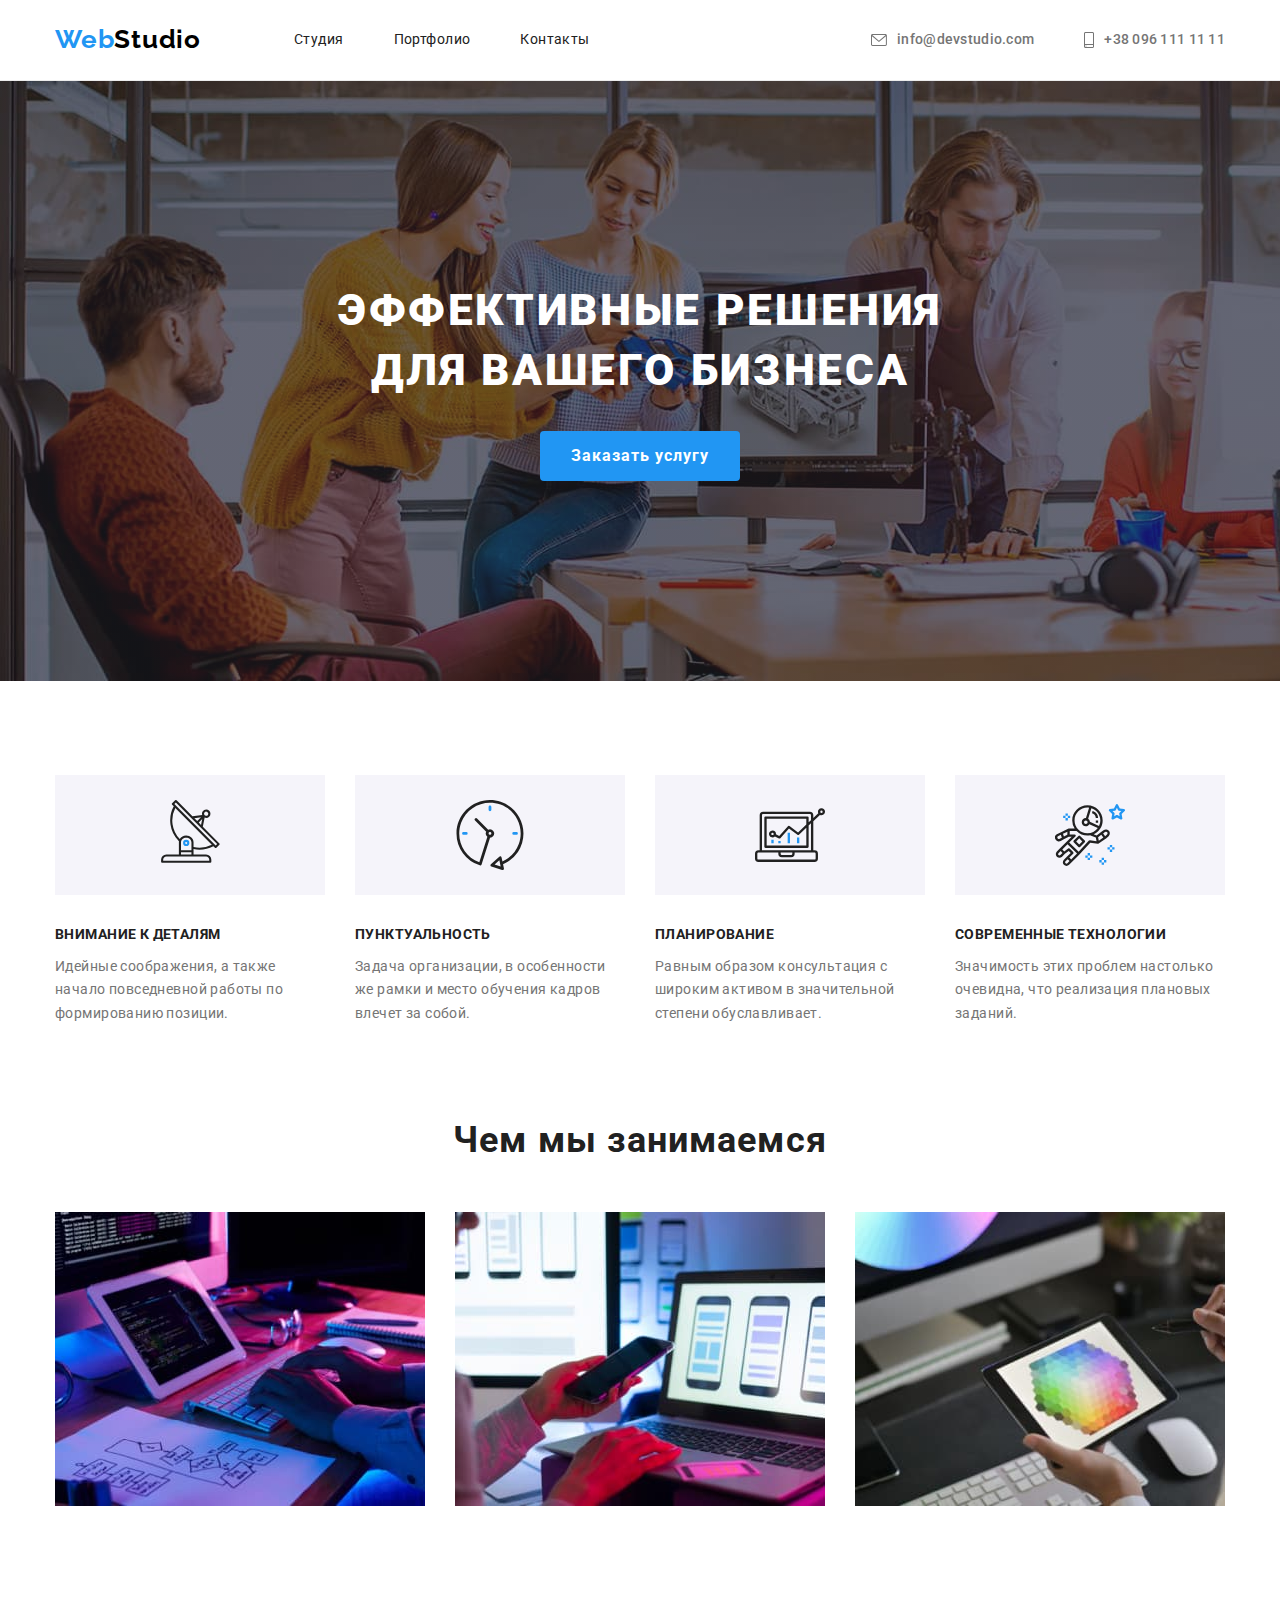
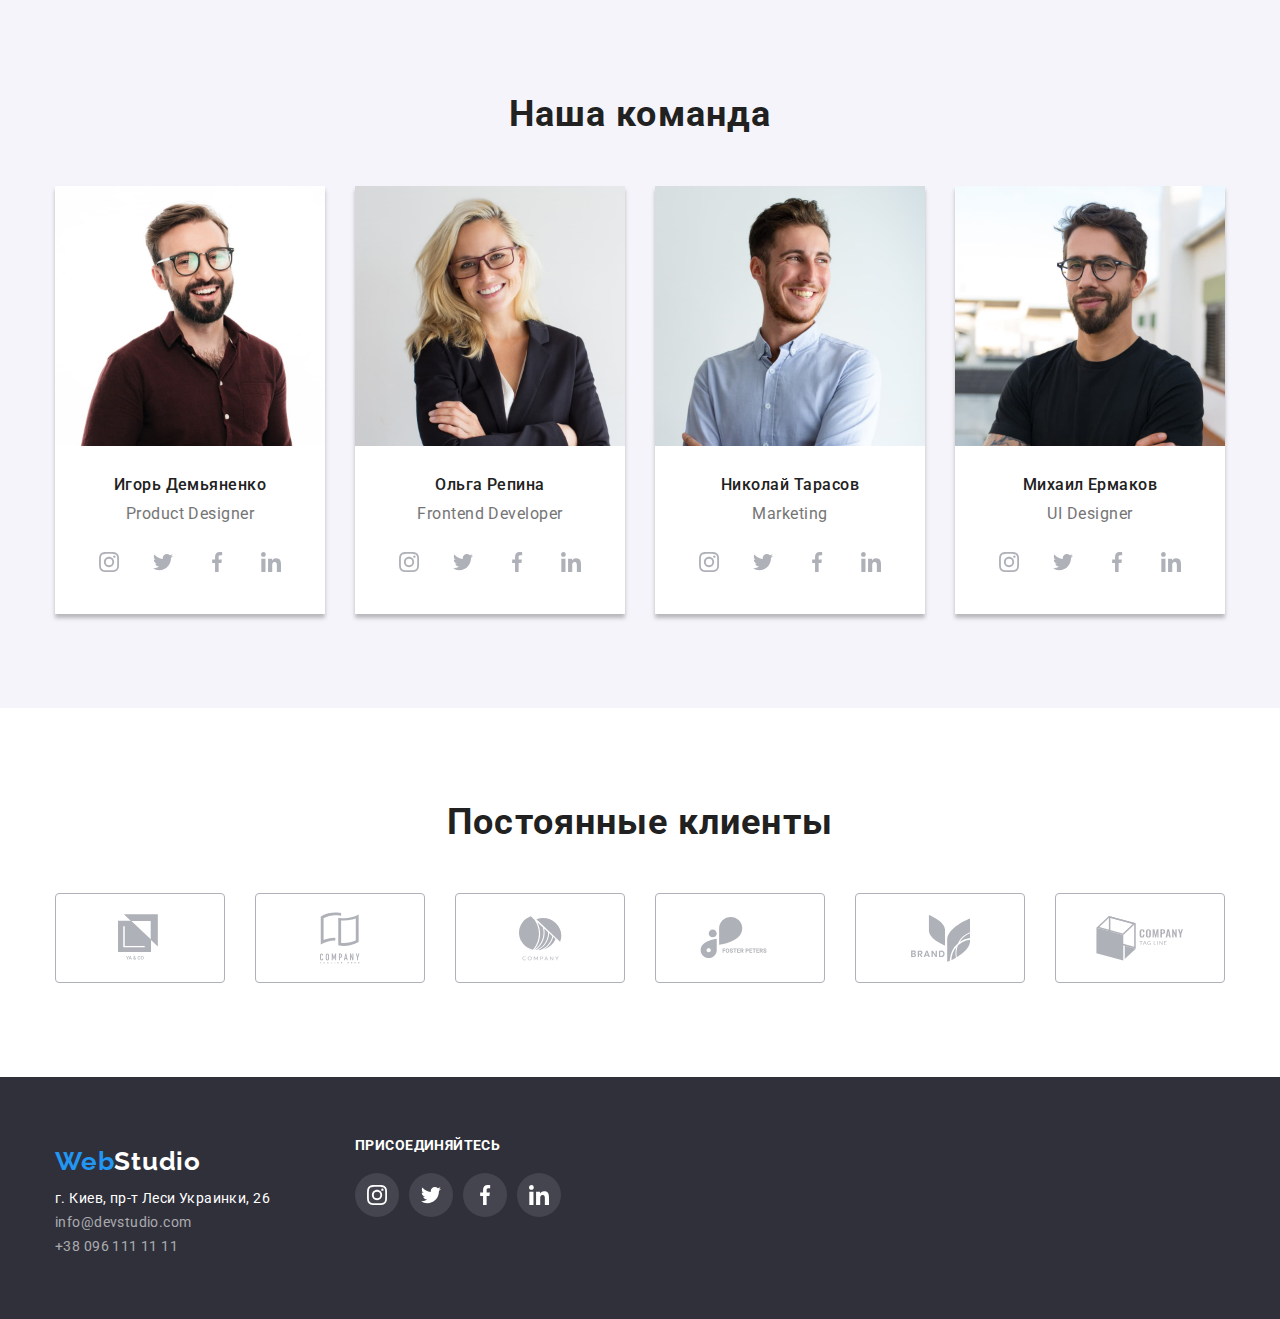
<file: index.html>
<!DOCTYPE html>
<html lang="ru">

<head>
    <meta charset="UTF-8">
    <meta http-equiv="X-UA-Compatible" content="IE=edge">
    <meta name="viewport" content="width=device-width, initial-scale=1.0">
    <title>Document</title>
    <link rel="stylesheet" href="https://cdnjs.cloudflare.com/ajax/libs/modern-normalize/0.2.0/modern-normalize.min.css" />
    <link rel="stylesheet" href="./css/styles.css">
    <link rel="preconnect" href="https://fonts.gstatic.com">
    <link
        href="https://fonts.googleapis.com/css2?family=Oleo+Script&family=Raleway:wght@700&family=Roboto:wght@400;500;700&display=swap"
        rel="stylesheet">
</head>

<body>
    
    <header class="header">
        <div class="container container-header">
        <nav class="main-nav">
            <a class="link" href="./index.html">
                <span class="logo-web">Web</span><span class="logo-studio">Studio</span>
            </a>

            <ul class="list list-nav">
                <li class="item"><a class="link link-header" href="./index.html">Студия</a></li>
                <li class="item"><a class="link link-header" href="./portfolio.html">Портфолио</a></li>
                <li class="item"><a class="link link-header" href="">Контакты</a></li>
            </ul>
        

            <ul class="list list-contacts">
                <li class="item">
                    <a class="link link-header contacts-header" href="info@devstudio.com">
                        <svg class="icon-header icon-envelope">
                            <use href="./images/sprite.svg#icon-envelope"></use>
                        </svg>
                        info@devstudio.com
                    </a>
                </li>
                <li class="item">
                    <a class="link link-header contacts-header" href="tel:+380961111111">
                        <svg class="icon-header icon-smartphone">
                            <use href="./images/sprite.svg#icon-smartphone"></use>
                        </svg>
                        +38 096 111 11 11
                    </a>
                </li>
            </ul>
        </nav>
        </div>
    </header>

    <main>

        <section class="main-title">
            <h1 class="title-text">Эффективные решения<br>для вашего бизнеса</h1>
            <button type="button" class="button-main">Заказать услугу</button>
        </section>
        <section class="section">
        <div class="container">
            <h2 class="visually-hidden">Преимущества</h2>

            <ul class="list advantage-list">
                <li class="advantage-boxes">
                    <svg class="icon-advantage">
                        <use href="./images/sprite.svg#icon-antenna"></use>
                    </svg>
                    <h3 class="title-advantage">Внимание к деталям</h3>
                    <p class="feature">Идейные соображения, а также начало повседневной работы по формированию позиции.</p>
                </li>
                <li class="advantage-boxes">
                    <svg class="icon-advantage">
                        <use href="./images/sprite.svg#icon-clock"></use>
                    </svg>
                    <h3 class="title-advantage">Пунктуальность</h3>
                    <p class="feature">Задача организации, в особенности же рамки и место обучения кадров влечет за собой.</p>
                </li>
                <li class="advantage-boxes">
                    <svg class="icon-advantage">
                        <use href="./images/sprite.svg#icon-diagram"></use>
                    </svg>
                    <h3 class="title-advantage">Планирование</h3>
                    <p class="feature">Равным образом консультация с широким активом в значительной степени обуславливает.</p>
                </li>
                <li class="advantage-boxes">
                    <svg class="icon-advantage">
                        <use href="./images/sprite.svg#icon-astronaut"></use>
                    </svg>
                    <h3 class="title-advantage">Современные технологии</h3>
                    <p class="feature">Значимость этих проблем настолько очевидна, что реализация плановых заданий.</p>
                </li>
            </ul>
        </div>
        </section>
        <section class="section engage-section">
        <div class="container">
            <h2 class="title-section">Чем мы занимаемся</h2>
            <ul class="list engage-list">
                
                <li class="engage-boxes">
                    <a class="link" href="" target="_blank" rel="noopener noreferrer">
                        <img class="img-link" src="./images/dev.jpg" alt="Разработка" width="370">
                    </a>
                </li>

                <li class="engage-boxes">
                    <a class="link" href="" target="_blank" rel="noopener noreferrer">
                        <img class="img-link" src="./images/mobile_dev.jpg" alt="Разработка для мобильных устройств" width="370">
                    </a>
                </li>
                
                <li class="engage-boxes">
                    <a class="link" href="" target="_blank" rel="noopener noreferrer">
                        <img class="img-link" src="./images/design.jpg" alt="Дизайн" width="370">
                    </a>
                </li>
                
            </ul>
        </div>
        </section>
        <section class="team-section section">
            <div class="container">
                <h2 class="title-section">Наша команда</h2>            

                <ul class="list team-list">
                    <li class="team-card">
                        <img src="./images/photo1.jpg" alt="Игорь Демьяненко" width="270">
                        <h3 class="name-title">Игорь Демьяненко</h3>
                        <p class="profession" lang="en">Product Designer</p>
                        <ul class="list social-network">
                            <li class="item-social-network">
                                <a class="link link-social-network" href="" target="_blank" rel="noopener noreferrer">
                                    <svg class="icon-social-network">
                                        <use href="./images/sprite.svg#icon-instagram"></use>
                                    </svg>
                                </a>
                            </li>
                            <li class="item-social-network">
                                <a class="link link-social-network" href="" target="_blank" rel="noopener noreferrer">
                                    <svg class="icon-social-network">
                                        <use href="./images/sprite.svg#icon-twitter"></use>
                                    </svg>
                                </a>
                            </li>
                            <li class="item-social-network">
                                <a class="link link-social-network" href="" target="_blank" rel="noopener noreferrer">
                                    <svg class="icon-social-network">
                                        <use href="./images/sprite.svg#icon-facebook"></use>
                                    </svg>
                                </a>
                            </li>
                            <li class="item-social-network">
                                <a class="link link-social-network" href="" target="_blank" rel="noopener noreferrer">
                                    <svg class="icon-social-network">
                                        <use href="./images/sprite.svg#icon-linkedin"></use>
                                    </svg>
                                </a>
                            </li>
                        </ul>
                    </li>

                    <li class="team-card">
                        <img src="./images/photo2.jpg" alt="Ольга Репина" width="270">
                        <h3 class="name-title">Ольга Репина</h3>
                        <p class="profession" lang="en">Frontend Developer</p>
                        <ul class="list social-network">
                            <li class="item-social-network">
                                <a class="link link-social-network" href="" target="_blank" rel="noopener noreferrer">
                                    <svg class="icon-social-network">
                                        <use href="./images/sprite.svg#icon-instagram"></use>
                                    </svg>
                                </a>
                            </li>
                            <li class="item-social-network">
                                <a class="link link-social-network" href="" target="_blank" rel="noopener noreferrer">
                                    <svg class="icon-social-network">
                                        <use href="./images/sprite.svg#icon-twitter"></use>
                                    </svg>
                                </a>
                            </li>
                            <li class="item-social-network">
                                <a class="link link-social-network" href="" target="_blank" rel="noopener noreferrer">
                                    <svg class="icon-social-network">
                                        <use href="./images/sprite.svg#icon-facebook"></use>
                                    </svg>
                                </a>
                            </li>
                            <li class="item-social-network">
                                <a class="link link-social-network" href="" target="_blank" rel="noopener noreferrer">
                                    <svg class="icon-social-network">
                                        <use href="./images/sprite.svg#icon-linkedin"></use>
                                    </svg>
                                </a>
                            </li>
                        </ul>
                    </li>

                    <li class="team-card">
                        <img src="./images/photo3.jpg" alt="Николай Тарасов" width="270">
                        <h3 class="name-title">Николай Тарасов</h3>
                        <p class="profession" lang="en">Marketing</p>
                        <ul class="list social-network">
                            <li class="item-social-network">
                                <a class="link link-social-network" href="" target="_blank" rel="noopener noreferrer">
                                    <svg class="icon-social-network">
                                        <use href="./images/sprite.svg#icon-instagram"></use>
                                    </svg>
                                </a>
                            </li>
                            <li class="item-social-network">
                                <a class="link link-social-network" href="" target="_blank" rel="noopener noreferrer">
                                    <svg class="icon-social-network">
                                        <use href="./images/sprite.svg#icon-twitter"></use>
                                    </svg>
                                </a>
                            </li>
                            <li class="item-social-network">
                                <a class="link link-social-network" href="" target="_blank" rel="noopener noreferrer">
                                    <svg class="icon-social-network">
                                        <use href="./images/sprite.svg#icon-facebook"></use>
                                    </svg>
                                </a>
                            </li>
                            <li class="item-social-network">
                                <a class="link link-social-network" href="" target="_blank" rel="noopener noreferrer">
                                    <svg class="icon-social-network">
                                        <use href="./images/sprite.svg#icon-linkedin"></use>
                                    </svg>
                                </a>
                            </li>
                        </ul>
                    </li>

                    <li class="team-card">
                        <img src="./images/photo4.jpg" alt="Михаил Ермаков" width="270">
                        <h3 class="name-title">Михаил Ермаков</h3>
                        <p class="profession" lang="en">UI Designer</p>
                        <ul class="list social-network">
                            <li class="item-social-network">
                                <a class="link link-social-network" href="" target="_blank" rel="noopener noreferrer">
                                    <svg class="icon-social-network">
                                        <use href="./images/sprite.svg#icon-instagram"></use>
                                    </svg>
                                </a>
                            </li>
                            <li class="item-social-network">
                                <a class="link link-social-network" href="" target="_blank" rel="noopener noreferrer">
                                    <svg class="icon-social-network">
                                        <use href="./images/sprite.svg#icon-twitter"></use>
                                    </svg>
                                </a>
                            </li>
                            <li class="item-social-network">
                                <a class="link link-social-network" href="" target="_blank" rel="noopener noreferrer">
                                    <svg class="icon-social-network">
                                        <use href="./images/sprite.svg#icon-facebook"></use>
                                    </svg>
                                </a>
                            </li>
                            <li class="item-social-network">
                                <a class="link link-social-network" href="" target="_blank" rel="noopener noreferrer">
                                    <svg class="icon-social-network">
                                        <use href="./images/sprite.svg#icon-linkedin"></use>
                                    </svg>
                                </a>
                            </li>
                        </ul>
                    </li>
                </ul>
            </div>
        </section>
        <section class="clients-section section">
            <div class="container">
                <h2 class="title-section">Постоянные клиенты</h2>
                <ul class="list list-clients">
                    <li class="item-clients-list">
                        <a class="link link-clients" href="" target="_blank" rel="noopener noreferrer">
                            <svg class="logo-client" height="49px" width="44px">
                                <use href="./images/sprite.svg#icon-logo-1"></use>
                            </svg>
                        </a>
                    </li>
                    <li class="item-clients-list">
                        <a class="link link-clients" href="" target="_blank" rel="noopener noreferrer">
                            <svg class="logo-client" height="52px" width="40px">
                                <use href="./images/sprite.svg#icon-logo-2"></use>
                            </svg>
                        </a>
                    </li>
                    <li class="item-clients-list">
                        <a class="link link-clients" href="" target="_blank" rel="noopener noreferrer">
                            <svg class="logo-client" height="47px" width="43px">
                                <use href="./images/sprite.svg#icon-logo-3"></use>
                            </svg>
                        </a>
                    </li>
                    <li class="item-clients-list">
                        <a class="link link-clients" href="" target="_blank" rel="noopener noreferrer">
                            <svg class="logo-client" height="42px" width="80px">
                                <use href="./images/sprite.svg#icon-logo-4"></use>
                            </svg>
                        </a>
                    </li>
                    <li class="item-clients-list">
                        <a class="link link-clients" href="" target="_blank" rel="noopener noreferrer">
                            <svg class="logo-client" height="47px" width="59px">
                                <use href="./images/sprite.svg#icon-logo-5"></use>
                            </svg>
                        </a>
                    </li>
                    <li class="item-clients-list">
                        <a class="link link-clients" href="" target="_blank" rel="noopener noreferrer">
                            <svg class="logo-client" height="45px" width="88px">
                                <use href="./images/sprite.svg#icon-logo-6"></use>
                            </svg>
                        </a>
                    </li>
                </ul>
            </div>
        </section>
    </main>

    <footer class="footer">
        <div class="container footer-section">
            <div class="footer-section-1">
                <a class="link logo-footer" href="./index.html">
                    <span class="logo-web">Web</span><span class="logo-studio-footer">Studio</span>
                </a>
            
                <address class="address">
                    <p>г. Киев, пр-т Леси Украинки, 26</p>
                    <ul class="list">
                        <li><a class="link contacts-footer" href="info@devstudio.com">info@devstudio.com</a></li>
                        <li><a class="link contacts-footer" href="tel:+380961111111">+38 096 111 11 11</a></li>
                    </ul>
                </address>
            </div>
            <div class="footer-section-1">
                <h3 class="title-footer-section">Присоединяйтесь</h3>
                <ul class="list social-network social-network-footer">
                    <li class="item-social-network">
                        <a class="link link-social-network link-social-network-footer" href="" target="_blank" rel="noopener noreferrer">
                            <svg class="icon-social-network icon-social-network-footer">
                                <use href="./images/sprite.svg#icon-instagram"></use>
                            </svg>
                        </a>
                    </li>
                    <li class="item-social-network">
                        <a class="link link-social-network link-social-network-footer" href="" target="_blank" rel="noopener noreferrer">
                            <svg class="icon-social-network icon-social-network-footer">
                                <use href="./images/sprite.svg#icon-twitter"></use>
                            </svg>
                        </a>
                    </li>
                    <li class="item-social-network">
                        <a class="link link-social-network link-social-network-footer" href="" target="_blank" rel="noopener noreferrer">
                            <svg class="icon-social-network icon-social-network-footer">
                                <use href="./images/sprite.svg#icon-facebook"></use>
                            </svg>
                        </a>
                    </li>
                    <li class="item-social-network">
                        <a class="link link-social-network link-social-network-footer" href="" target="_blank" rel="noopener noreferrer">
                            <svg class="icon-social-network icon-social-network-footer">
                                <use href="./images/sprite.svg#icon-linkedin"></use>
                            </svg>
                        </a>
                    </li>
                </ul>
            </div>
        </div>
    </footer>
</body>
</html>
</file>
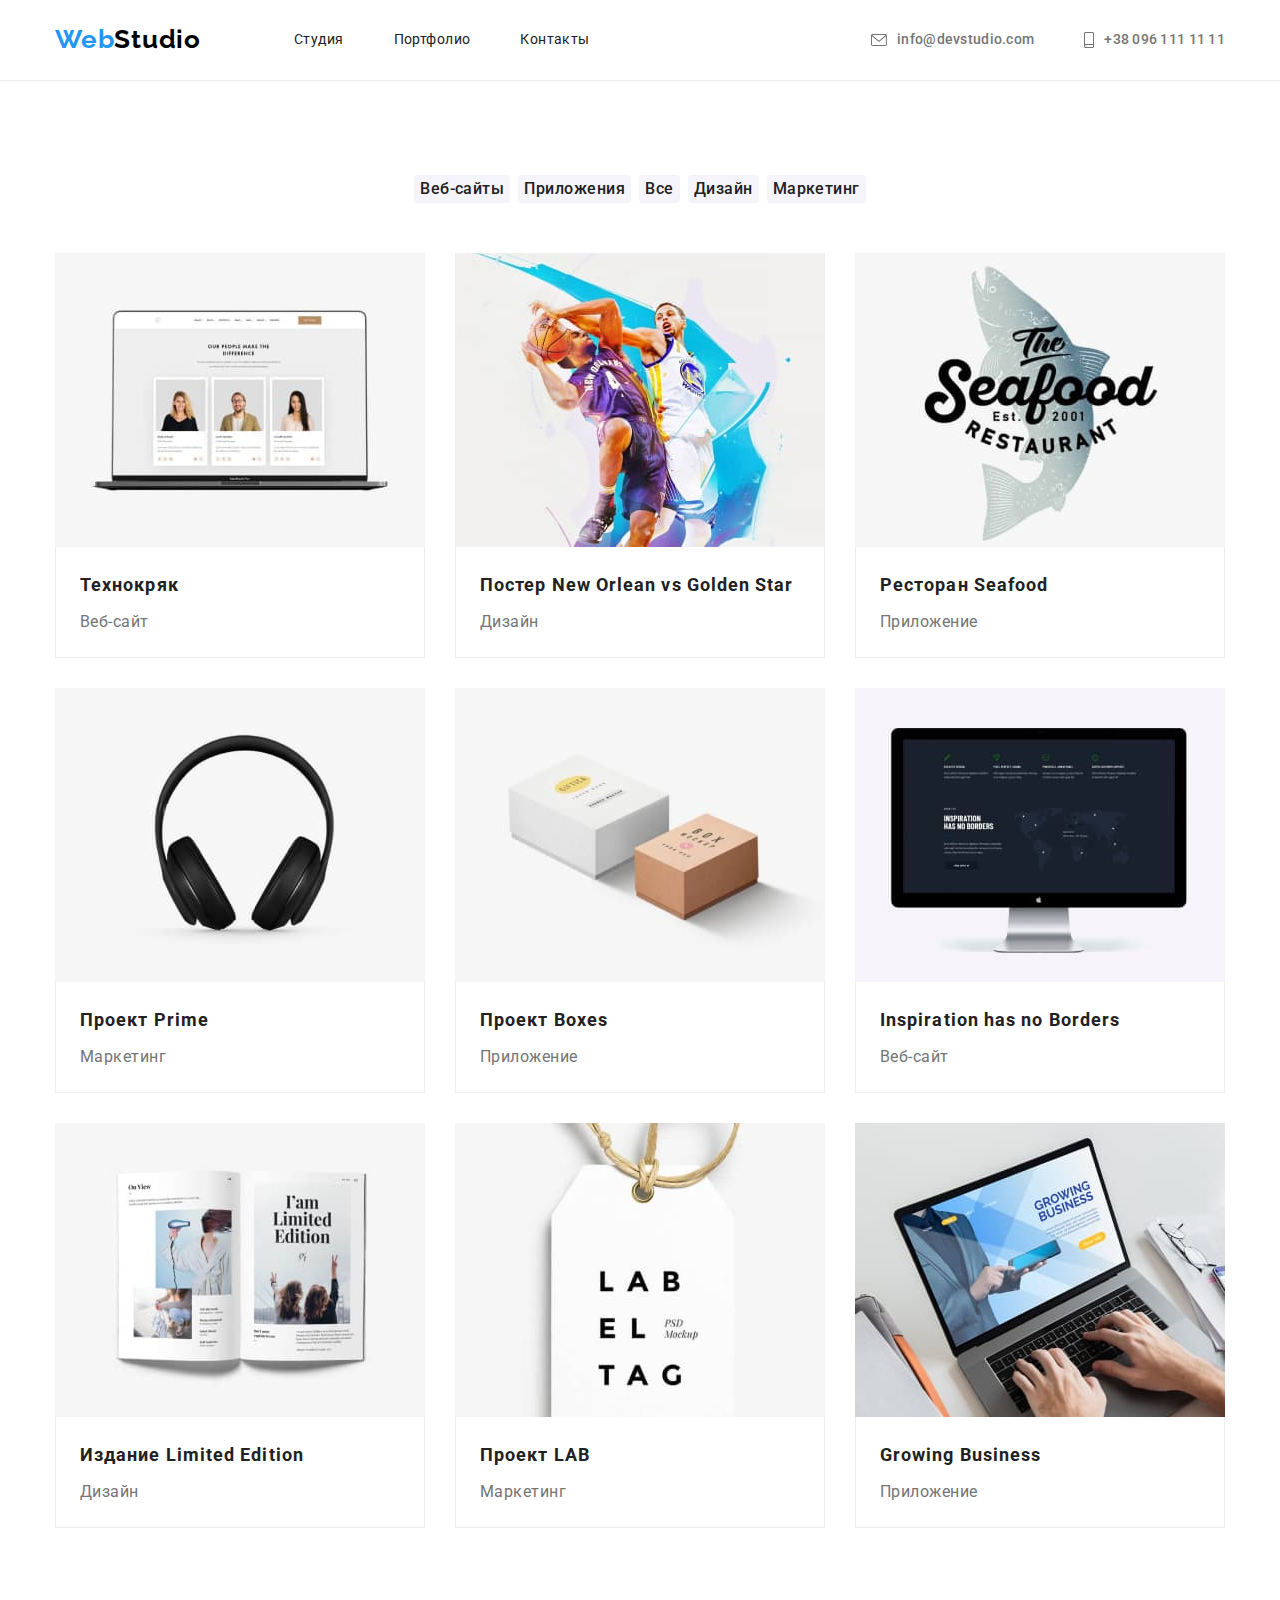
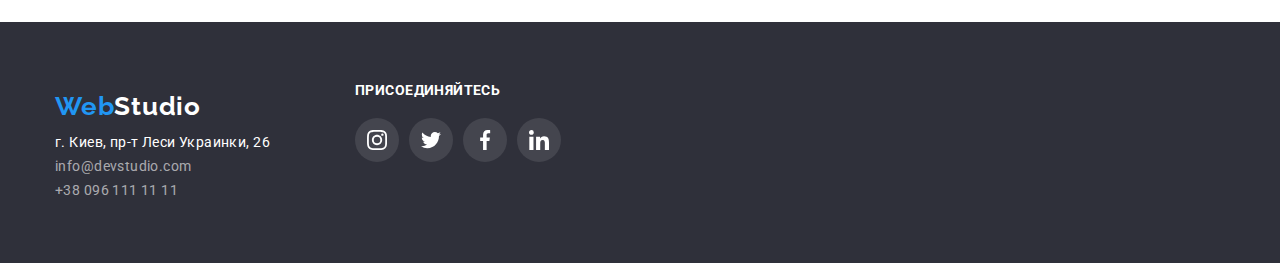
<file: portfolio.html>
<!DOCTYPE html>
<html lang="ru">

<head>
    <meta charset="UTF-8">
    <meta http-equiv="X-UA-Compatible" content="IE=edge">
    <meta name="viewport" content="width=device-width, initial-scale=1.0">
    <title>Document</title>
    <link rel="stylesheet" href="https://cdnjs.cloudflare.com/ajax/libs/modern-normalize/0.2.0/modern-normalize.min.css" />
    <link rel="stylesheet" href="./css/styles.css">
    <link rel="preconnect" href="https://fonts.gstatic.com">
    <link
        href="https://fonts.googleapis.com/css2?family=Oleo+Script&family=Raleway:wght@700&family=Roboto:wght@400;500;700&display=swap"
        rel="stylesheet">
</head>

<body>
    <header class="header">
        <div class="container container-header">
            <nav class="main-nav">
                <a class="link" href="./index.html">
                    <span class="logo-web">Web</span><span class="logo-studio">Studio</span>
                </a>
    
                <ul class="list list-nav">
                    <li class="item"><a class="link link-header" href="./index.html">Студия</a></li>
                    <li class="item"><a class="link link-header" href="./portfolio.html">Портфолио</a></li>
                    <li class="item"><a class="link link-header" href="">Контакты</a></li>
                </ul>
    
    
                <ul class="list list-contacts">
                    <li class="item">
                        <a class="link link-header contacts-header" href="info@devstudio.com">
                            <svg class="icon-header icon-envelope">
                                <use href="./images/sprite.svg#icon-envelope"></use>
                            </svg>
                            info@devstudio.com
                        </a>
                    </li>
                    <li class="item">
                        <a class="link link-header contacts-header" href="tel:+380961111111">
                            <svg class="icon-header icon-smartphone">
                                <use href="./images/sprite.svg#icon-smartphone"></use>
                            </svg>
                            +38 096 111 11 11
                        </a>
                    </li>
                </ul>
            </nav>
        </div>
    </header>


    <main>
        <h1 class="visually-hidden">Портфолио</h1>
        <section class="section">
            <h2 class="visually-hidden">Фильтр</h2>
            <div class="container">
                <ul class="list list-filter">
                    <li class="filter-boxes"><button type="button" class="link-button button-portfolio">Веб-сайты</button></li>
                    <li class="filter-boxes"><button type="button" class="link-button button-portfolio">Приложения</button></li>
                    <li class="filter-boxes"><button type="button" class="link-button button-portfolio">Все</button></li>
                    <li class="filter-boxes"><button type="button" class="link-button button-portfolio">Дизайн</button></li>
                    <li class="filter-boxes"><button type="button" class="link-button button-portfolio">Маркетинг</button></li>
                </ul>
                <h2 class="visually-hidden">Возможности</h2>
                <ul class="list list-portfolio">
                    <li class="portfolio-card">
                        <a class="link link-card-portfolio" href="" target="_blank" rel="noopener noreferrer">
                            <img src="./images/portfolio/techno.jpg" alt="Технокряк" width="370">
                            <div class="portfolio-card-border">
                                <h3 class="portfolio-card-title">Технокряк</h3>
                                <p class="portfolio-card-description">Веб-сайт</p>
                            </div>
                        </a>
                    </li>
                    <li class="portfolio-card">
                        <a class="link link-card-portfolio" href="" target="_blank" rel="noopener noreferrer">
                            <img src="./images/portfolio/poster.jpg" alt="Постер" width="370">
                            <div class="portfolio-card-border">
                                <h3 class="portfolio-card-title">Постер New Orlean vs Golden Star</h3>
                                <p class="portfolio-card-description">Дизайн</p>
                            </div>
                        </a>
                    </li>
                    <li class="portfolio-card">
                        <a class="link link-card-portfolio" href="" target="_blank" rel="noopener noreferrer">
                            <img src="./images/portfolio/restaurant.jpg" alt="Ресторан" width="370">
                            <div class="portfolio-card-border">
                                <h3 class="portfolio-card-title">Ресторан Seafood</h3>
                                <p class="portfolio-card-description">Приложение</p>
                            </div>  
                        </a>
                    </li>
                    <li class="portfolio-card">
                        <a class="link link-card-portfolio" href="" target="_blank" rel="noopener noreferrer">
                            <img src="./images/portfolio/prime.jpg" alt="Проект" width="370">
                            <div class="portfolio-card-border">
                                <h3 class="portfolio-card-title">Проект Prime</h3>
                                <p class="portfolio-card-description">Маркетинг</p>
                            </div>
                        </a>
                    </li>
                    <li class="portfolio-card">
                        <a class="link link-card-portfolio" href="" target="_blank" rel="noopener noreferrer">
                            <img src="./images/portfolio/boxes.jpg" alt="Проект" width="370">
                            <div class="portfolio-card-border">
                                <h3 class="portfolio-card-title">Проект Boxes</h3>
                                <p class="portfolio-card-description">Приложение</p>
                            </div>
                        </a>
                    </li>
                    <li class="portfolio-card">
                        <a class="link link-card-portfolio" href="" target="_blank" rel="noopener noreferrer">
                            <img src="./images/portfolio/inspiration.jpg" alt="Веб-сайт" width="370">
                            <div class="portfolio-card-border">
                                <h3 class="portfolio-card-title">Inspiration has no Borders</h3>
                                <p class="portfolio-card-description">Веб-сайт</p>
                            </div>
                        </a>
                    </li>
                    <li class="portfolio-card">
                        <a class="link link-card-portfolio" href="" target="_blank" rel="noopener noreferrer">
                            <img src="./images/portfolio/limited.jpg" alt="Издание" width="370">
                            <div class="portfolio-card-border">
                                <h3 class="portfolio-card-title">Издание Limited Edition</h3>
                                <p class="portfolio-card-description">Дизайн</p>
                            </div>
                        </a>
                    </li>
                    <li class="portfolio-card">
                        <a class="link link-card-portfolio" href="" target="_blank" rel="noopener noreferrer">
                            <img src="./images/portfolio/lab.jpg" alt="Проект" width="370">
                            <div class="portfolio-card-border">
                                <h3 class="portfolio-card-title">Проект LAB</h3>
                                <p class="portfolio-card-description">Маркетинг</p>
                            </div>
                        </a>
                    </li>
                    <li class="portfolio-card">
                        <a class="link link-card-portfolio" href="" target="_blank" rel="noopener noreferrer">
                            <img src="./images/portfolio/growing.jpg" alt="Перспективный бизнес" width="370">
                            <div class="portfolio-card-border">
                                <h3 class="portfolio-card-title">Growing Business</h3>
                                <p class="portfolio-card-description">Приложение</p>
                            </div>
                        </a>
                    </li>
                </ul>
            </div>  
        </section>
    </main>

    <footer class="footer">
        <div class="container footer-section">
            <div class="footer-section-1">
                <a class="link logo-footer" href="./index.html">
                    <span class="logo-web">Web</span><span class="logo-studio-footer">Studio</span>
                </a>
    
                <address class="address">
                    <p>г. Киев, пр-т Леси Украинки, 26</p>
                    <ul class="list">
                        <li><a class="link contacts-footer" href="info@devstudio.com">info@devstudio.com</a></li>
                        <li><a class="link contacts-footer" href="tel:+380961111111">+38 096 111 11 11</a></li>
                    </ul>
                </address>
            </div>
            <div class="footer-section-1">
                <h3 class="title-footer-section">Присоединяйтесь</h3>
                <ul class="list social-network social-network-footer">
                    <li class="item-social-network">
                        <a class="link link-social-network link-social-network-footer" href="" target="_blank"
                            rel="noopener noreferrer">
                            <svg class="icon-social-network icon-social-network-footer">
                                <use href="./images/sprite.svg#icon-instagram"></use>
                            </svg>
                        </a>
                    </li>
                    <li class="item-social-network">
                        <a class="link link-social-network link-social-network-footer" href="" target="_blank"
                            rel="noopener noreferrer">
                            <svg class="icon-social-network icon-social-network-footer">
                                <use href="./images/sprite.svg#icon-twitter"></use>
                            </svg>
                        </a>
                    </li>
                    <li class="item-social-network">
                        <a class="link link-social-network link-social-network-footer" href="" target="_blank"
                            rel="noopener noreferrer">
                            <svg class="icon-social-network icon-social-network-footer">
                                <use href="./images/sprite.svg#icon-facebook"></use>
                            </svg>
                        </a>
                    </li>
                    <li class="item-social-network">
                        <a class="link link-social-network link-social-network-footer" href="" target="_blank"
                            rel="noopener noreferrer">
                            <svg class="icon-social-network icon-social-network-footer">
                                <use href="./images/sprite.svg#icon-linkedin"></use>
                            </svg>
                        </a>
                    </li>
                </ul>
            </div>
        </div>
    </footer>
</body>

</html>
</file>
<file: css/styles.css>
:root {
  --main-text-color: #212121;
  --second-text-color: #757575;
  --dark-bg-text-color: #ffffff;
  --accent-color: #2196f3;
  --dark-bg-color: #2f303a;
  --second-bg-color: #f5f4fa;
  --title-font: "Roboto", sans-serif;
}
body {
  font-family: Roboto;
  font-style: normal;
  font-weight: normal;
  font-size: 14px;
  line-height: 1.71;
  letter-spacing: 0.03em;
  color: var(--main-text-color);
  background-color: #ffffff;
}
.visually-hidden {
  position: absolute !important;
  clip: rect(1px 1px 1px 1px);
  clip: rect(1px, 1px, 1px, 1px);
  padding: 0 !important;
  border: 0 !important;
  height: 1px !important;
  width: 1px !important;
  overflow: hidden;
}
h1,
h2,
h3,
h4,
h5,
h6,
p,
ul {
  margin-top: 0;
  margin-bottom: 0;
}
*,
*::before,
*::after {
  box-sizing: border-box;
}
.container {
  width: 1200px;
  padding-left: 15px;
  padding-right: 15px;
  margin-left: auto;
  margin-right: auto;
}
.container-header {
  margin-top: 0px;
}
.section {
  padding: 94px 0px;
}
.footer-section {
  display: flex;
  padding-bottom: 60px;
  padding-top: 60px;
}
.engage-section {
  padding-top: 0px;
}
.link {
  text-decoration: none;
  color: inherit;
}

address {
  font-style: normal;
}

.list {
  list-style: none;
  padding-left: 0px;
}

.link-button:hover,
.link-button:focus {
  background-color: var(--accent-color);
  color: #ffffff;
  box-shadow: 0px 4px 4px rgba(0, 0, 0, 0.25);
}

.button-main {
  font-weight: bold;
  font-size: 16px;
  line-height: 1.87;
  display: flex;
  align-items: center;
  justify-content: center;
  letter-spacing: 0.06em;
  color: #ffffff;
  background-color: var(--accent-color);
  cursor: pointer;
  border: 0px;
  border-radius: 4px;
  width: 200px;
  height: 50px;
}

.button-portfolio {
  font-weight: 500;
  font-size: 16px;
  line-height: 1.62;
  text-align: center;
  letter-spacing: 0.03em;
  color: var(--main-text-color);
  background-color: var(--second-bg-color);
  cursor: pointer;
  border: 0px;
  border-radius: 4px;
}
.header {
  border-bottom: 1px solid #ececec;
}
.link-header:hover,
.link-header:focus {
  color: var(--accent-color);
}

.link-header:hover .icon-header,
.link-header:focus .icon-header {
  fill: var(--accent-color);
}
.main-nav {
  display: flex;
  align-items: center;
}
.list-nav {
  display: flex;
  margin-left: 93px;
}

.item:not(:last-child) {
  margin-right: 50px;
}
.list > .list-nav {
  font-weight: 500;
  font-size: 14px;
  line-height: 1.14;
  letter-spacing: 0.02em;
  color: var(--main-text-color);
}
.item > .link-header {
  display: flex;
  padding-top: 28px;
  padding-bottom: 28px;
}
.list-contacts {
  display: flex;
  margin-left: auto;
}

.main-title {
  display: flex;
  flex-direction: column;
  align-items: center;
  justify-content: center;
  background-color: var(--dark-bg-color);
  height: 600px;
  max-width: 1600px;
  margin-left: auto;
  margin-right: auto;
  background-image: linear-gradient(
      to right,
      rgba(47, 48, 58, 0.4),
      rgba(47, 48, 58, 0.4)
    ),
    url("../images/people.jpg");
  background-size: cover;
  background-repeat: no-repeat;
}

.title-text {
  font-weight: 900;
  font-size: 44px;
  line-height: 1.36;
  text-align: center;
  letter-spacing: 0.06em;
  text-transform: uppercase;
  color: #ffffff;
  margin-bottom: 30px;
}
.advantage-list {
  display: flex;
}
.advantage-boxes {
  flex-basis: calc((100% - 30px * 3) / 4);
}
.advantage-boxes:not(:first-child) {
  margin-left: 30px;
}
.title-advantage {
  display: flex;
  font-weight: bold;
  font-size: 14px;
  line-height: 1.4;
  letter-spacing: 0.03em;
  text-transform: uppercase;
  margin-bottom: 10px;
}
.feature {
  font-size: 14px;
  line-height: 1.71;
  letter-spacing: 0.03em;
  color: var(--second-text-color);
}
.icon-advantage {
  display: block;
  margin-bottom: 30px;
  background-color: var(--second-bg-color);
  height: 120px;
  width: 270px;
  background-repeat: no-repeat;
  background-position: center;
  padding: 25px 100px;
}
.engage-list {
  display: flex;
}
.img-link {
  display: block;
  max-width: 100%;
  height: auto;
}
.engage-boxes {
  flex-basis: calc((100% - 30px * 2) / 3);
}
.engage-boxes:not(:first-child) {
  margin-left: 30px;
}
.title-section {
  font-weight: bold;
  font-size: 36px;
  line-height: 1.16;
  text-align: center;
  letter-spacing: 0.03em;
  margin-bottom: 50px;
}
.team-list {
  display: flex;
}
.team-card {
  background-color: #ffffff;
  line-height: 0px;
  box-shadow: 0px 4px 4px rgba(0, 0, 0, 0.25);
  flex-basis: calc((100% - 30px * 3) / 4);
}
.team-card:not(:first-child) {
  margin-left: 30px;
}

.team-section {
  background-color: var(--second-bg-color);
}
.name-title {
  font-weight: 500;
  font-size: 16px;
  line-height: 1.18;
  letter-spacing: 0.03em;
  text-align: center;
  margin-top: 30px;
}
.profession {
  font-size: 16px;
  line-height: 1.18;
  letter-spacing: 0.03em;
  text-align: center;
  color: var(--second-text-color);
}
.name-title + .profession {
  margin-top: 10px;
}

.social-network {
  display: inline-flex;
  margin: 16px 31.5px 30px 31.5px;
}
.link-social-network {
  display: flex;
  align-items: center;
  justify-content: center;
  height: 44px;
  width: 44px;
  border-radius: 50%;
}
.item-social-network + .item-social-network {
  margin-left: 10px;
}
.icon-social-network {
  height: 20px;
  width: 20px;
  fill: #afb1b8;
}
.link-social-network:hover,
.link-social-network:focus {
  background-color: var(--accent-color);
}
.link-social-network:hover .icon-social-network,
.link-social-network:focus .icon-social-network {
  fill: #ffffff;
}
.list-clients {
  display: inline-flex;
}
.link-clients {
  display: flex;
  align-items: center;
  justify-content: center;
  height: 90px;
  width: 170px;
  color: #afb1b8;
  border: 1px solid;
  border-radius: 4px;
}
.item-clients-list + .item-clients-list:not(:first-child) {
  margin-left: 30px;
}
.logo-client {
  fill: #afb1b8;
}
.link-clients:hover,
.link-clients:focus {
  border-color: var(--accent-color);
}
.link-clients:hover .logo-client,
.link-clients:focus .logo-client {
  fill: var(--accent-color);
}
.footer {
  background-color: var(--dark-bg-color);
}
.contacts-header {
  display: inline-flex;
  align-items: center;
  font-weight: 500;
  font-size: 14px;
  line-height: 1.4;
  letter-spacing: 0.02em;
  color: var(--second-text-color);
}
.contacts-header > .icon-smartphone {
  width: 10px;
  height: 16px;
  margin-right: 10px;
  background-size: contain;
  fill: var(--second-text-color);
}
.contacts-header > .icon-envelope {
  width: 16px;
  height: 12px;
  margin-right: 10px;
  background-size: contain;
  fill: var(--second-text-color);
}
.address {
  color: var(--dark-bg-text-color);
  font-size: 14px;
  line-height: 1.71;
  letter-spacing: 0.03em;
  display: flex;
  flex-direction: column;
}
.contacts-footer {
  color: rgba(255, 255, 255, 0.6);
  margin-top: 9px;
}
.logo-footer {
  line-height: 1.9;
  margin-bottom: 20px;
}
.logo-web {
  font-family: Raleway;
  font-style: normal;
  font-weight: bold;
  font-size: 26px;
  line-height: 1.9;
  letter-spacing: 0.03em;
  color: var(--accent-color);
}
.logo-studio {
  font-family: Raleway;
  font-style: normal;
  font-weight: bold;
  font-size: 26px;
  line-height: 1.9;
  letter-spacing: 0.03em;
  color: #000000;
}
.logo-studio-footer {
  font-family: Raleway;
  font-style: normal;
  font-weight: bold;
  font-size: 26px;
  line-height: 1.9;
  letter-spacing: 0.03em;
  color: #ffffff;
}

.title-footer-section {
  font-weight: bold;
  font-size: 14px;
  line-height: 16px;
  letter-spacing: 0.03em;
  text-transform: uppercase;
  color: #ffffff;
}
.social-network-footer {
  margin: 20px 0 0 0;
}
.link-social-network-footer {
  background: rgba(255, 255, 255, 0.1);
}
.icon-social-network-footer {
  fill: #ffffff;
}
.footer-section-1 {
  flex-basis: calc((50% - 45px) / 2);
}
.footer-section-1:not(:first-child) {
  margin-left: 30px;
}
.list-filter {
  display: flex;
  justify-content: center;
  margin-bottom: 50px;
}
.list-filter > .filter-boxes:not(:first-child) {
  margin-left: 8px;
}
.list-portfolio {
  display: flex;
  flex-wrap: wrap;
  margin-left: -30px;
  margin-top: -30px;
  list-style: none;
}
.portfolio-card {
  line-height: 0px;
}
.portfolio-card-border {
  border-bottom: 1px solid #eeeeee;
  border-left: 1px solid #eeeeee;
  border-right: 1px solid #eeeeee;
  padding: 20px 24px;
}
.list-portfolio > .portfolio-card {
  margin-left: 30px;
  margin-top: 30px;
  flex-basis: calc((100% - 90px) / 3);
}
.portfolio-card-title {
  font-weight: bold;
  font-size: 18px;
  line-height: 2;
  letter-spacing: 0.06em;
}
.portfolio-card-description {
  font-size: 16px;
  line-height: 1.87;
  letter-spacing: 0.03em;
  color: var(--second-text-color);
}
.portfolio-card-title + .portfolio-card-description {
  margin-top: 4px;
}
.link-card-portfolio {
  display: block;
}
.link-card-portfolio:hover,
.link-card-portfolio:focus {
  box-shadow: 0px 1px 1px rgba(0, 0, 0, 0.12), 0px 4px 4px rgba(0, 0, 0, 0.06),
    1px 4px 6px rgba(0, 0, 0, 0.16);
}
</file>
